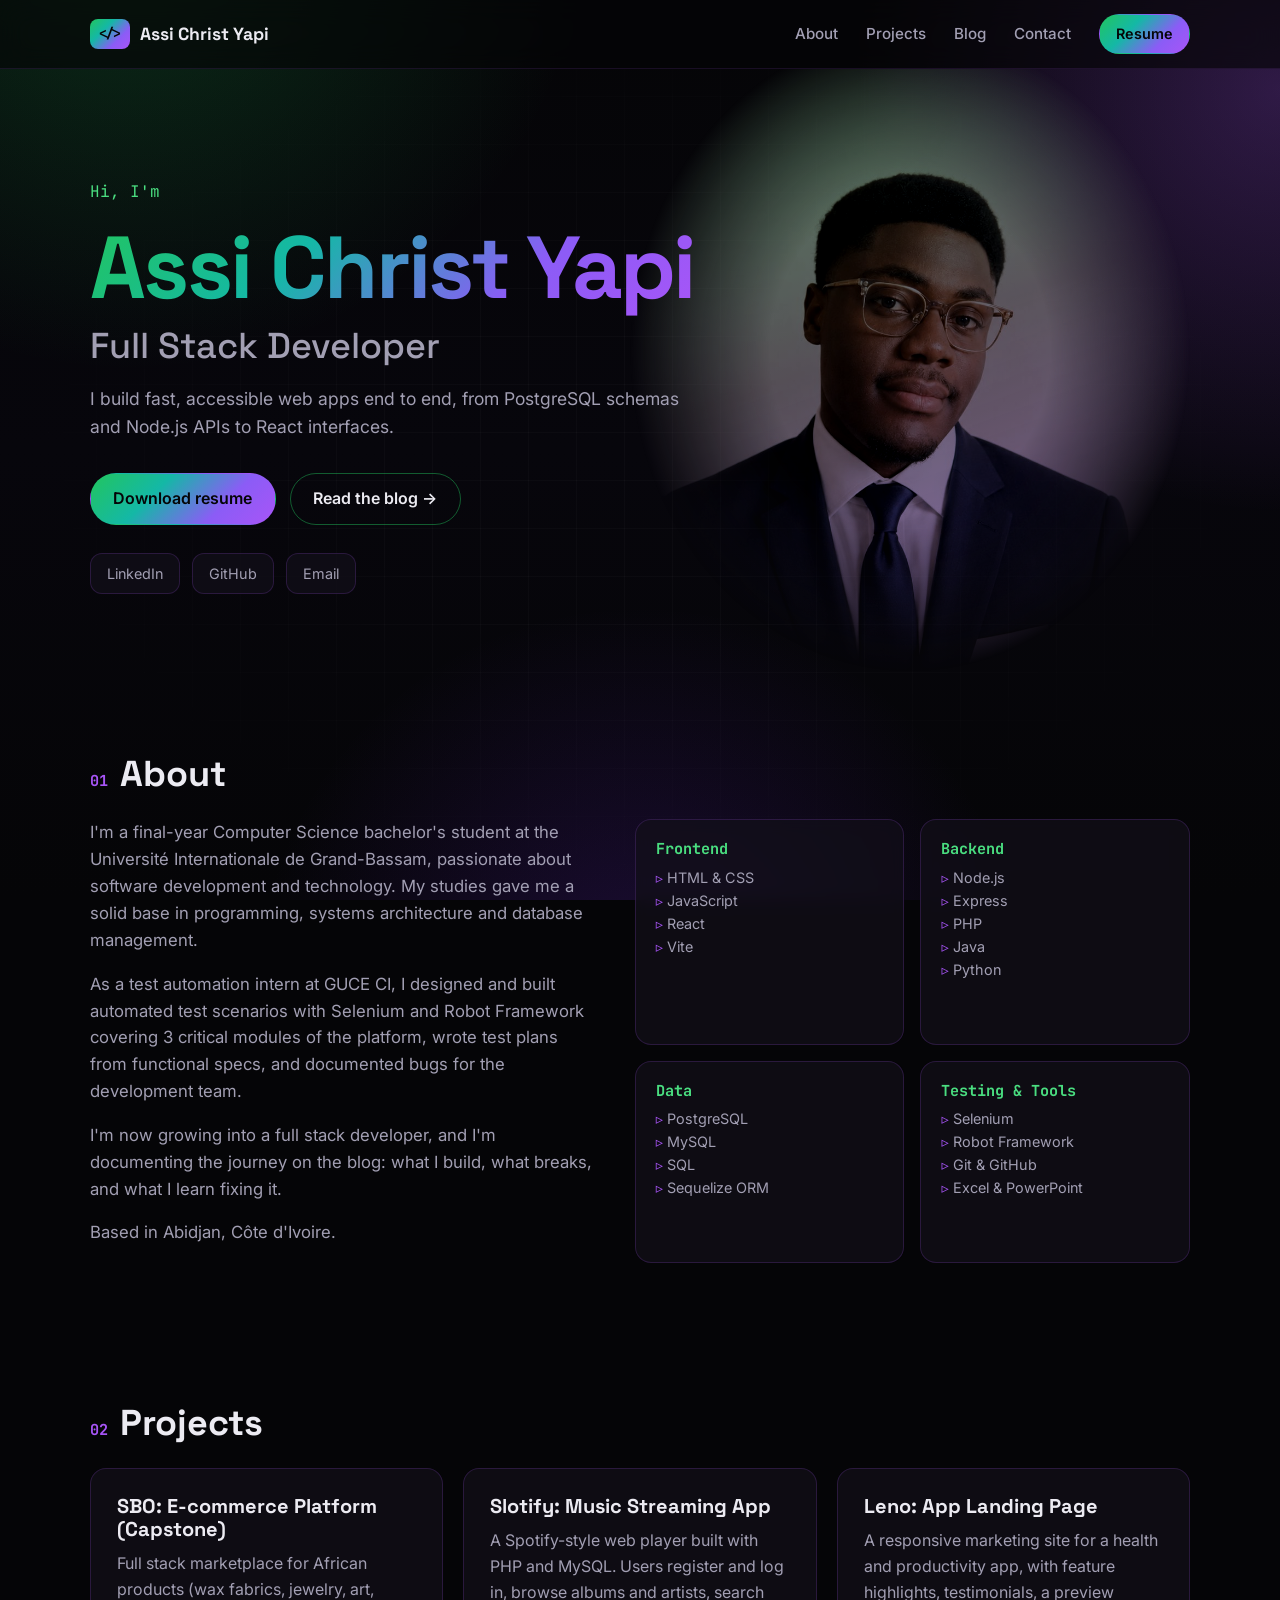
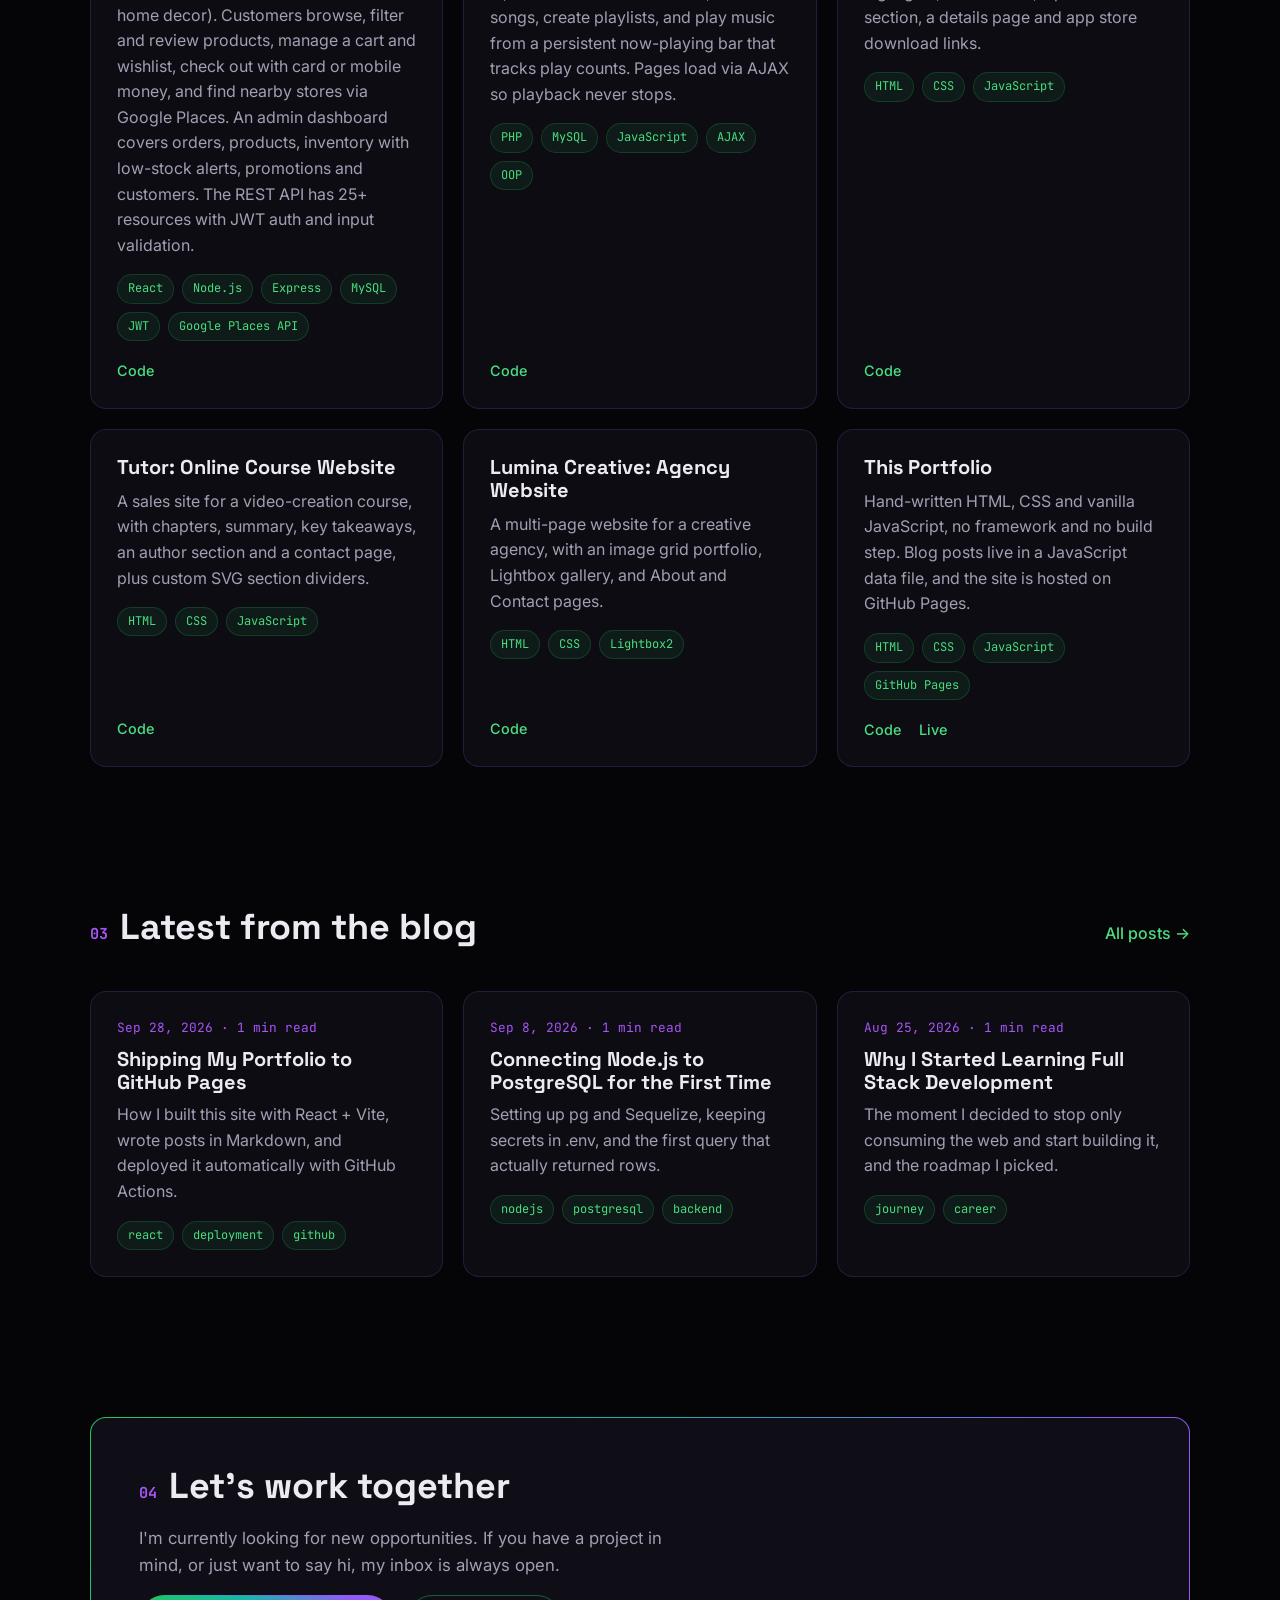
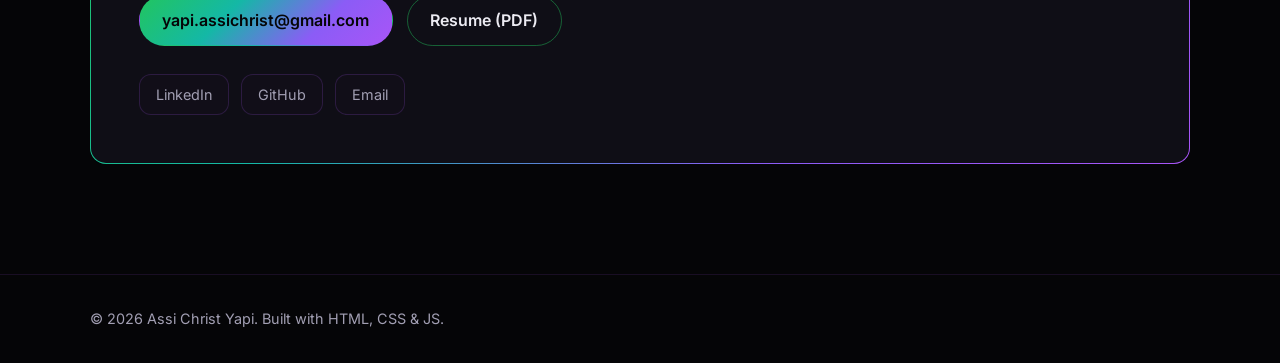
<file: index.html>
<!DOCTYPE html>
<html lang="en">
<head>
    <meta charset="UTF-8">
    <meta name="viewport" content="width=device-width, initial-scale=1.0">
    <meta name="description" content="Full stack developer portfolio and learning journal.">

    <link rel="preconnect" href="https://fonts.googleapis.com">
    <link rel="preconnect" href="https://fonts.gstatic.com" crossorigin>
    <link href="https://fonts.googleapis.com/css2?family=Space+Grotesk:wght@500;700&family=Inter:wght@400;500;600&family=JetBrains+Mono:wght@400&display=swap" rel="stylesheet">

    <link rel="stylesheet" href="css/styles.css">
    <link rel="icon" type="image/svg+xml" href="assets/favicon.svg">
    <title>Assi Christ Yapi | Full Stack Developer</title>
</head>
<body>
    <div class="bg-glow"></div>

    <header class="nav">
        <div class="container nav-inner">
            <a href="index.html" class="brand">
                <span class="brand-mark">&lt;/&gt;</span>
                Assi Christ Yapi
            </a>

            <button class="nav-toggle" aria-label="Toggle menu" aria-expanded="false">
                <span></span>
                <span></span>
                <span></span>
            </button>

            <nav class="nav-links">
                <a href="index.html#about">About</a>
                <a href="index.html#projects">Projects</a>
                <a href="blog.html">Blog</a>
                <a href="index.html#contact">Contact</a>
                <a href="assets/resume.pdf" class="btn btn-small" download>Resume</a>
            </nav>
        </div>
    </header>

    <main>
        <section class="hero container">
            <div class="hero-photo" style="background-image: url('assets/profile.jpeg');" aria-hidden="true"></div>
            <p class="eyebrow">Hi, I'm</p>
            <h1><span class="gradient-text">Assi Christ Yapi</span></h1>
            <h2 class="hero-role">Full Stack Developer</h2>
            <p class="hero-tagline">I build fast, accessible web apps end to end, from PostgreSQL schemas and Node.js APIs to React interfaces.</p>

            <div class="hero-actions">
                <a class="btn" href="assets/resume.pdf" download>Download resume</a>
                <a class="btn btn-ghost" href="blog.html">Read the blog →</a>
            </div>

            <div class="socials">
                <a href="https://www.linkedin.com/in/assi-christ-yapi-3078a72ab/" target="_blank" rel="noopener noreferrer">LinkedIn</a>
                <a href="https://github.com/YapsonneChrist07" target="_blank" rel="noopener noreferrer">GitHub</a>
                <a href="mailto:yapi.assichrist@gmail.com">Email</a>
            </div>
        </section>

        <section id="about" class="section container">
            <h2 class="section-title"><span class="num">01</span> About</h2>
            <div class="about-grid">
                <div class="about-text">
                    <p>I'm a final-year Computer Science bachelor's student at the Université Internationale de Grand-Bassam, passionate about software development and technology. My studies gave me a solid base in programming, systems architecture and database management.</p>
                    <p>As a test automation intern at GUCE CI, I designed and built automated test scenarios with Selenium and Robot Framework covering 3 critical modules of the platform, wrote test plans from functional specs, and documented bugs for the development team.</p>
                    <p>I'm now growing into a full stack developer, and I'm documenting the journey on the blog: what I build, what breaks, and what I learn fixing it.</p>
                    <p class="muted">Based in Abidjan, Côte d'Ivoire.</p>
                </div>
                <div class="skills" id="skills-list"></div>
            </div>
        </section>

        <section id="projects" class="section container">
            <h2 class="section-title"><span class="num">02</span> Projects</h2>
            <div class="grid" id="projects-grid"></div>
        </section>

        <section class="section container">
            <div class="section-head">
                <h2 class="section-title"><span class="num">03</span> Latest from the blog</h2>
                <a href="blog.html" class="link-arrow">All posts →</a>
            </div>

            <div class="grid" id="latest-posts"></div>
        </section>

        <section id="contact" class="section container">
            <div class="card contact">
                <h2 class="section-title"><span class="num">04</span> Let's work together</h2>
                <p class="contact-text">I'm currently looking for new opportunities. If you have a project in mind, or just want to say hi, my inbox is always open.</p>
                <div class="hero-actions">
                    <a href="mailto:yapi.assichrist@gmail.com" class="btn">yapi.assichrist@gmail.com</a>
                    <a href="assets/resume.pdf" class="btn btn-ghost" download>Resume (PDF)</a>
                </div>
                <div class="socials">
                    <a href="https://www.linkedin.com/in/assi-christ-yapi-3078a72ab/" target="_blank" rel="noopener noreferrer">LinkedIn</a>
                    <a href="https://github.com/YapsonneChrist07" target="_blank" rel="noopener noreferrer">GitHub</a>
                    <a href="mailto:yapi.assichrist@gmail.com">Email</a>
                </div>
            </div>
        </section>
    </main>

    <footer class="footer">
        <div class="container footer-inner">
            <p>&copy; 2026 Assi Christ Yapi. Built with HTML, CSS &amp; JS.</p>
        </div>
    </footer>

    <script src="js/data.js"></script>
    <script src="js/main.js"></script>
    <script src="js/home.js"></script>
</body>
</html>
</file>
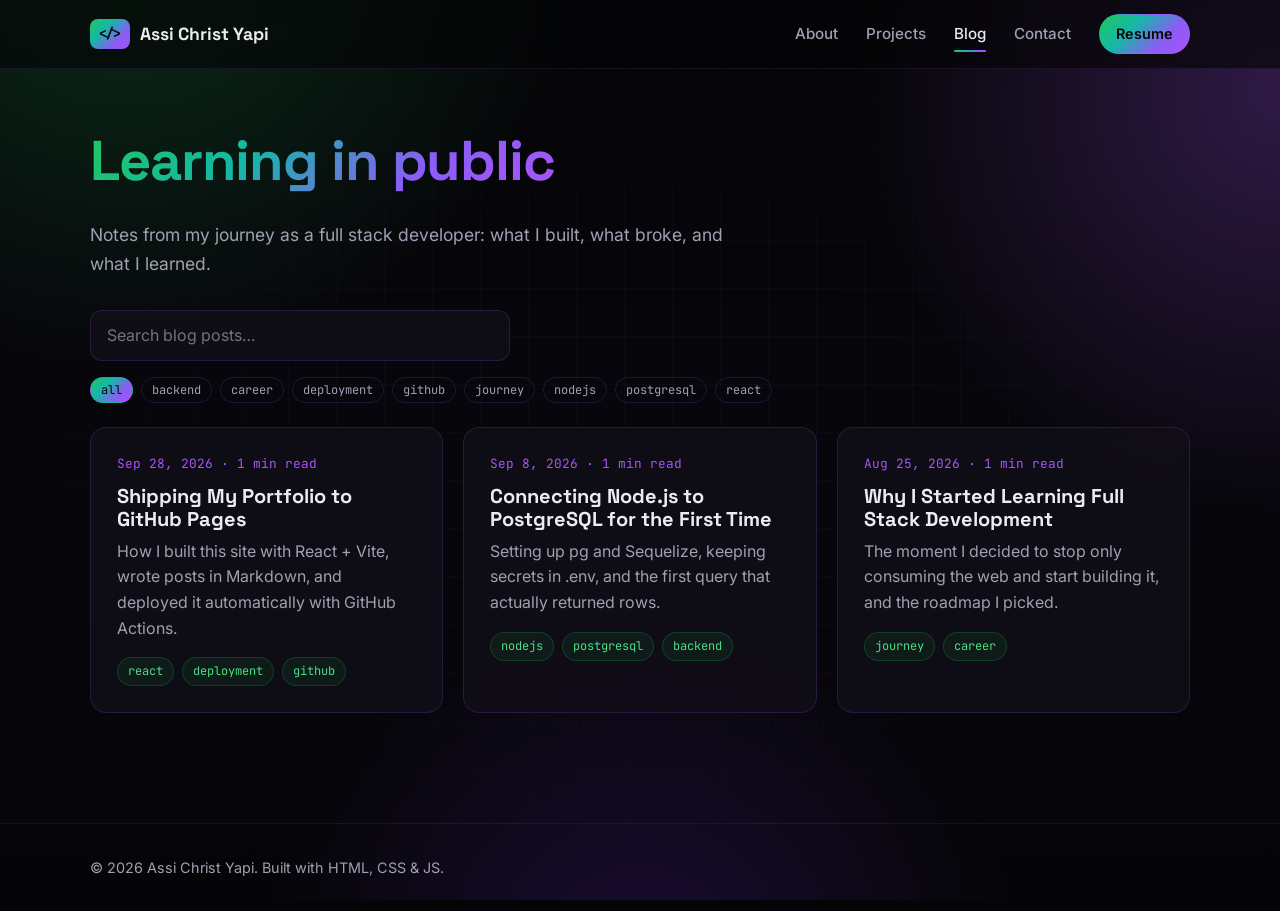
<file: blog.html>
<!DOCTYPE html>
<html lang="en">
<head>
    <meta charset="UTF-8">
    <meta name="viewport" content="width=device-width, initial-scale=1.0">
    <meta name="description" content="Full stack developer portfolio and learning journal.">

    <link rel="preconnect" href="https://fonts.googleapis.com">
    <link rel="preconnect" href="https://fonts.gstatic.com" crossorigin>
    <link href="https://fonts.googleapis.com/css2?family=Space+Grotesk:wght@500;700&family=Inter:wght@400;500;600&family=JetBrains+Mono:wght@400&display=swap" rel="stylesheet">

    <link rel="stylesheet" href="css/styles.css">
    <link rel="icon" type="image/svg+xml" href="assets/favicon.svg">
    <title>Blog | Assi Christ Yapi</title>
</head>
<body>
    <div class="bg-glow"></div>

    <header class="nav">
        <div class="container nav-inner">
            <a href="index.html" class="brand">
                <span class="brand-mark">&lt;/&gt;</span>
                Assi Christ Yapi
            </a>

            <button class="nav-toggle" aria-label="Toggle menu" aria-expanded="false">
                <span></span>
                <span></span>
                <span></span>
            </button>

            <nav class="nav-links">
                <a href="index.html#about">About</a>
                <a href="index.html#projects">Projects</a>
                <a href="blog.html" class="active" aria-current="page">Blog</a>
                <a href="index.html#contact">Contact</a>
                <a href="assets/resume.pdf" class="btn btn-small" download>Resume</a>
            </nav>
        </div>
    </header>

    <main>
        <section class="section container page-top">
            <h1 class="page-title"><span class="gradient-text">Learning in public</span></h1>
            <p class="lead">Notes from my journey as a full stack developer: what I built, what broke, and what I learned.</p>

            <div class="blog-controls">
                <input type="search" id="blog-search" placeholder="Search blog posts…" aria-label="Search blog posts">
                <div class="tags" id="tag-filters"></div>
            </div>

            <div class="grid" id="posts-list"></div>

            <p class="muted" id="no-results" hidden>No posts match that search.</p>
        </section>
    </main>

    <footer class="footer">
        <div class="container footer-inner">
            <p>&copy; 2026 Assi Christ Yapi. Built with HTML, CSS &amp; JS.</p>
        </div>
    </footer>

    <script src="js/data.js"></script>
    <script src="js/main.js"></script>
    <script src="js/blog.js"></script>
</body>
</html>
</file>
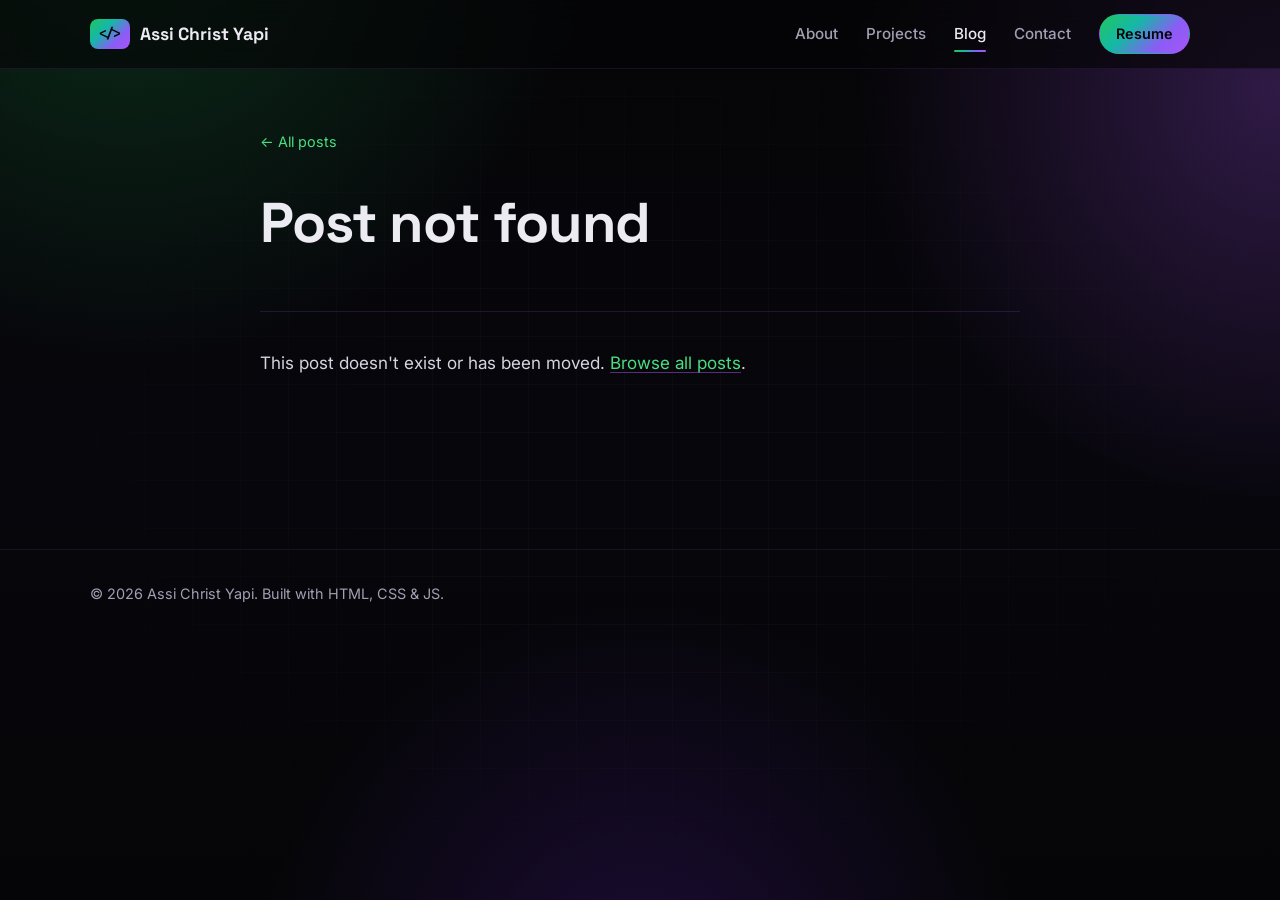
<file: post.html>
<!DOCTYPE html>
<html lang="en">
<head>
    <meta charset="UTF-8">
    <meta name="viewport" content="width=device-width, initial-scale=1.0">
    <meta name="description" content="Full stack developer portfolio and learning journal.">

    <link rel="preconnect" href="https://fonts.googleapis.com">
    <link rel="preconnect" href="https://fonts.gstatic.com" crossorigin>
    <link href="https://fonts.googleapis.com/css2?family=Space+Grotesk:wght@500;700&family=Inter:wght@400;500;600&family=JetBrains+Mono:wght@400&display=swap" rel="stylesheet">

    <link rel="stylesheet" href="css/styles.css">
    <link rel="icon" type="image/svg+xml" href="assets/favicon.svg">
    <title>Post | Assi Christ Yapi</title>
</head>
<body>
    <div class="bg-glow"></div>

    <header class="nav">
        <div class="container nav-inner">
            <a href="index.html" class="brand">
                <span class="brand-mark">&lt;/&gt;</span>
                Assi Christ Yapi
            </a>

            <button class="nav-toggle" aria-label="Toggle menu" aria-expanded="false">
                <span></span>
                <span></span>
                <span></span>
            </button>

            <nav class="nav-links">
                <a href="index.html#about">About</a>
                <a href="index.html#projects">Projects</a>
                <a href="blog.html" class="active" aria-current="page">Blog</a>
                <a href="index.html#contact">Contact</a>
                <a href="assets/resume.pdf" class="btn btn-small" download>Resume</a>
            </nav>
        </div>
    </header>

    <main>
        <article class="section container page-top post">
            <a href="blog.html" class="back">← All posts</a>

            <header>
                <div class="meta" id="post-meta"></div>
                <h1 class="page-title" id="post-title">Post not found</h1>
                <div class="tags" id="post-tags"></div>
            </header>

            <div class="prose" id="post-content"></div>
            <nav class="post-nav" id="post-nav"></nav>
        </article>
    </main>

    <footer class="footer">
        <div class="container footer-inner">
            <p>&copy; 2026 Assi Christ Yapi. Built with HTML, CSS &amp; JS.</p>
        </div>
    </footer>

    <script src="js/data.js"></script>
    <script src="js/main.js"></script>
    <script src="js/post.js"></script>
</body>
</html>
</file>
<file: css/styles.css>
:root {
    --black: #050507;
    --surface: rgba(18, 16, 26, .72);
    --surface-solid: #0f0e16;
    --border: rgba(168, 85, 247, .18);
    --border-strong: rgba(34, 197, 94, .45);
    --text: #ecebf2;
    --muted: #a29fb3;
    --green: #22c55e;
    --green-soft: #4ade80;
    --purple: #a855f7;
    --purple-deep: #6d28d9;
    --radius: 16px;

    --gradient: linear-gradient(135deg, #22c55e 0%, #14b8a6 35%, #8b5cf6 70%, #a855f7 100%);
    --gradient-soft: linear-gradient(135deg, rgba(34, 197, 94, .14), rgba(168, 85, 247, .14));

    --font-body: 'Inter', system-ui, sans-serif;
    --font-head: 'Space Grotesk', system-ui, sans-serif;
    --font-mono: 'JetBrains Mono', monospace;
}

*,
*::before,
*::after {
    box-sizing: border-box;
}

html {
    scroll-behavior: smooth;
}

body {
    margin: 0;
    background: var(--black);
    color: var(--text);
    font-family: var(--font-body);
    line-height: 1.6;
    -webkit-font-smoothing: antialiased;
}

h1, h2, h3 {
    font-family: var(--font-head);
    line-height: 1.15;
    margin: 0 0 .5em;
}

a {
    color: inherit;
    text-decoration: none;
}

img {
    max-width: 100%;
    display: block;
}

.bg-glow {
    position: fixed;
    inset: 0;
    z-index: -1;
    pointer-events: none;
    background:
        radial-gradient(60vw 60vw at 10% -10%, rgba(34, 197, 94, .22), transparent 60%),
        radial-gradient(55vw 55vw at 100% 10%, rgba(168, 85, 247, .26), transparent 60%),
        radial-gradient(50vw 50vw at 50% 110%, rgba(109, 40, 217, .22), transparent 60%),
        linear-gradient(180deg, #050507 0%, #07060c 50%, #050507 100%);
    animation: drift 18s ease-in-out infinite alternate;
}

@keyframes drift {
    from {
        filter: hue-rotate(0deg);
        transform: scale(1);
    }
    to {
        filter: hue-rotate(-12deg);
        transform: scale(1.06);
    }
}

.bg-glow::after {
    content: "";
    position: absolute;
    inset: 0;
    background-image:
        linear-gradient(rgba(255, 255, 255, .025) 1px, transparent 1px),
        linear-gradient(90deg, rgba(255, 255, 255, .025) 1px, transparent 1px);
    background-size: 48px 48px;
    mask-image: radial-gradient(ellipse at center, black 30%, transparent 75%);
}

@media (prefers-reduced-motion: reduce) {
    .bg-glow {
        animation: none;
    }
}

.container {
    width: min(1100px, 100% - 2.5rem);
    margin-inline: auto;
}

.gradient-text {
    background: var(--gradient);
    -webkit-background-clip: text;
    background-clip: text;
    color: transparent;
}

.muted {
    color: var(--muted);
}

.btn {
    display: inline-block;
    padding: .75rem 1.4rem;
    border-radius: 999px;
    background: var(--gradient);
    color: var(--black);
    font-weight: 600;
    border: 1px solid transparent;
    transition: transform .2s ease, box-shadow .2s ease;
}

.btn:hover {
    transform: translateY(-2px);
    box-shadow: 0 8px 24px rgba(168, 85, 247, .35);
}

.btn-ghost {
    background: transparent;
    color: var(--text);
    border-color: var(--border-strong);
}

.btn-ghost:hover {
    border-color: var(--green);
}

.btn-small {
    padding: .45rem 1rem;
    font-size: .9rem;
}

.nav {
    position: sticky;
    top: 0;
    z-index: 10;
    backdrop-filter: blur(14px);
    background: rgba(5, 5, 7, .65);
    border-bottom: 1px solid rgba(168, 85, 247, .12);
}

.nav-inner {
    display: flex;
    align-items: center;
    justify-content: space-between;
    height: 68px;
}

.brand {
    display: flex;
    align-items: center;
    gap: 10px;
    font-family: var(--font-head);
    font-weight: 700;
    font-size: 1.1rem;
}

.brand-mark {
    font-family: var(--font-mono);
    font-size: .85rem;
    padding: 4px 8px;
    border-radius: 8px;
    background: var(--gradient);
    color: var(--black);
}

.nav-links {
    display: flex;
    align-items: center;
    gap: 28px;
}

.nav-links > a:not(.btn) {
    position: relative;
    color: var(--muted);
    font-size: .95rem;
    font-weight: 500;
    transition: color .2s ease;
}

.nav-links > a:not(.btn):hover,
.nav-links > a.active {
    color: var(--text);
}

.nav-links > a.active::after {
    content: "";
    position: absolute;
    left: 0;
    right: 0;
    bottom: -6px;
    height: 2px;
    border-radius: 2px;
    background: var(--gradient);
}

.nav-toggle {
    display: none;
    flex-direction: column;
    gap: 5px;
    padding: 8px;
    background: none;
    border: 0;
    cursor: pointer;
}

.nav-toggle span {
    display: block;
    width: 22px;
    height: 2px;
    border-radius: 2px;
    background: var(--text);
}

@media (max-width: 760px) {
    .nav-toggle {
        display: flex;
    }

    .nav-links {
        display: none;
        position: absolute;
        top: 68px;
        left: 0;
        right: 0;
        flex-direction: column;
        align-items: flex-start;
        gap: 18px;
        padding: 20px;
        background: var(--surface-solid);
        border-bottom: 1px solid var(--border);
    }

    .nav-links.open {
        display: flex;
    }
}

.hero {
    position: relative;
    isolation: isolate;
    padding-top: 110px;
    padding-bottom: 90px;
}

.hero-photo {
    position: absolute;
    z-index: -1;
    top: 0;
    right: 0;
    bottom: 0;
    width: min(52%, 560px);
    background-size: cover;
    background-position: center 20%;
    filter: grayscale(.1) contrast(1.1) brightness(.72);
    -webkit-mask-image: radial-gradient(ellipse 50% 52% at 50% 46%, #000 50%, transparent 100%);
    mask-image: radial-gradient(ellipse 50% 52% at 50% 46%, #000 50%, transparent 100%);
}

.hero-photo::after {
    content: "";
    position: absolute;
    inset: 0;
    background: linear-gradient(160deg, rgba(34, 197, 94, .55), rgba(40, 30, 60, .55) 45%, rgba(168, 85, 247, .65));
    mix-blend-mode: multiply;
}

@media (max-width: 860px) {
    .hero-photo {
        width: 100%;
        opacity: .28;
        -webkit-mask-image: linear-gradient(to top, transparent 0%, #000 60%);
        mask-image: linear-gradient(to top, transparent 0%, #000 60%);
    }
}

.eyebrow {
    margin: 0 0 12px;
    font-family: var(--font-mono);
    color: var(--green-soft);
}

.hero h1 {
    margin-bottom: 8px;
    font-size: clamp(44px, 8vw, 88px);
    letter-spacing: -.03em;
}

.hero-role {
    font-size: clamp(22px, 3.5vw, 36px);
    font-weight: 500;
    color: var(--muted);
}

.hero-tagline {
    max-width: 620px;
    margin: 0 0 32px;
    font-size: 1.1rem;
    color: var(--muted);
}

.hero-actions {
    display: flex;
    flex-wrap: wrap;
    gap: 14px;
    margin-bottom: 28px;
}

.socials {
    display: flex;
    flex-wrap: wrap;
    gap: 12px;
}

.socials a {
    padding: .5rem 1rem;
    border: 1px solid var(--border);
    border-radius: 12px;
    background: var(--surface);
    color: var(--muted);
    font-size: .9rem;
    transition: color .2s ease, border-color .2s ease, transform .2s ease;
}

.socials a:hover {
    color: var(--green-soft);
    border-color: var(--border-strong);
    transform: translateY(-2px);
}

.section {
    padding-top: 70px;
    padding-bottom: 70px;
}

.page-top {
    padding-top: 60px;
}

.section-title {
    display: flex;
    align-items: baseline;
    gap: 12px;
    font-size: clamp(26px, 4vw, 36px);
}

.section-title .num {
    font-family: var(--font-mono);
    font-size: .95rem;
    color: var(--purple);
}

.section-head {
    display: flex;
    flex-wrap: wrap;
    align-items: baseline;
    justify-content: space-between;
    gap: 12px;
    margin-bottom: 12px;
}

.link-arrow {
    color: var(--green-soft);
    font-weight: 500;
    transition: color .2s ease;
}

.link-arrow:hover {
    color: var(--text);
}

.page-title {
    font-size: clamp(34px, 6vw, 56px);
    letter-spacing: -.02em;
}

.lead {
    max-width: 640px;
    margin: 0 0 32px;
    font-size: 1.1rem;
    color: var(--muted);
}

.about-grid {
    display: grid;
    grid-template-columns: 1fr 1.1fr;
    gap: 40px;
    margin-top: 24px;
}

.about-text p {
    margin-top: 0;
    font-size: 1.05rem;
    color: var(--muted);
}

.skills {
    display: grid;
    grid-template-columns: 1fr 1fr;
    gap: 16px;
}

@media (max-width: 860px) {
    .about-grid {
        grid-template-columns: 1fr;
    }
}

@media (max-width: 480px) {
    .skills {
        grid-template-columns: 1fr;
    }
}

.grid {
    display: grid;
    grid-template-columns: repeat(auto-fill, minmax(300px, 1fr));
    gap: 20px;
    margin-top: 24px;
}

.card {
    display: block;
    position: relative;
    padding: 26px;
    border: 1px solid var(--border);
    border-radius: var(--radius);
    background: var(--surface);
    backdrop-filter: blur(8px);
    transition: transform .25s ease, border-color .25s ease, box-shadow .25s ease;
}

a.card:hover,
.card.project:hover {
    transform: translateY(-4px);
    border-color: var(--border-strong);
    box-shadow: 0 20px 40px -24px rgba(34, 197, 94, .5), 0 0 0 1px rgba(168, 85, 247, .15);
}

.card h3 {
    font-size: 1.25rem;
}

.card p {
    margin: 0 0 16px;
    color: var(--muted);
}

.tags {
    display: flex;
    flex-wrap: wrap;
    gap: 8px;
}

.tag {
    padding: 4px 10px;
    border: 1px solid rgba(34, 197, 94, .2);
    border-radius: 999px;
    background: rgba(34, 197, 94, .08);
    color: var(--green-soft);
    font-family: var(--font-mono);
    font-size: .75rem;
}

.tag-btn {
    border-color: var(--border);
    background: transparent;
    color: var(--muted);
    cursor: pointer;
}

.tag-btn:hover,
.tag-btn.active {
    border-color: transparent;
    background: var(--gradient);
    color: var(--black);
}

.meta {
    display: flex;
    gap: 8px;
    margin-bottom: 10px;
    color: var(--purple);
    font-family: var(--font-mono);
    font-size: .8rem;
}

.post-card h3 {
    margin-bottom: 8px;
}

.project {
    display: flex;
    flex-direction: column;
}

.project .tags {
    margin-bottom: 18px;
}

.project-links {
    display: flex;
    gap: 18px;
    margin-top: auto;
}

.project-links a {
    color: var(--green-soft);
    font-size: .9rem;
    font-weight: 500;
}

.project-links a:hover {
    color: var(--text);
}

.skill-group {
    padding: 20px;
}

.skill-group h3 {
    color: var(--green-soft);
    font-family: var(--font-mono);
    font-size: .95rem;
}

.skill-group ul {
    margin: 0;
    padding: 0;
    list-style: none;
    color: var(--muted);
    font-size: .9rem;
}

.skill-group li::before {
    content: "▹ ";
    color: var(--purple);
}

.contact {
    padding: 48px;
    border: 1px solid transparent;
    background:
        linear-gradient(var(--surface-solid), var(--surface-solid)) padding-box,
        var(--gradient) border-box;
}

.contact-text {
    max-width: 560px;
    margin-bottom: 28px;
    font-size: 1.05rem;
}

@media (max-width: 600px) {
    .contact {
        padding: 28px;
    }
}

.blog-controls {
    display: flex;
    flex-direction: column;
    gap: 16px;
    margin-bottom: 8px;
}

.blog-controls input {
    width: 100%;
    max-width: 420px;
    padding: 12px 16px;
    border: 1px solid var(--border);
    border-radius: 12px;
    background: var(--surface);
    color: var(--text);
    font: inherit;
}

.blog-controls input:focus {
    outline: none;
    border-color: var(--border-strong);
    box-shadow: 0 0 0 3px rgba(34, 197, 94, .15);
}

.post {
    max-width: 760px;
}

.back {
    display: inline-block;
    margin-bottom: 28px;
    color: var(--green-soft);
    font-size: .9rem;
}

.back:hover {
    color: var(--text);
}

.post header {
    margin-bottom: 36px;
    padding-bottom: 28px;
    border-bottom: 1px solid var(--border);
}

.prose {
    font-size: 1.07rem;
    line-height: 1.8;
}

.prose h2 {
    margin-top: 2em;
    font-size: 1.6rem;
}

.prose h3 {
    margin-top: 1.6em;
    font-size: 1.25rem;
}

.prose p,
.prose ul,
.prose ol {
    color: #d6d4e0;
}

.prose li {
    margin: .3em 0;
}

.prose li::marker {
    color: var(--green);
}

.prose a {
    color: var(--green-soft);
    text-decoration: underline;
    text-decoration-color: rgba(168, 85, 247, .5);
    text-underline-offset: 3px;
}

.prose blockquote {
    margin: 1.6em 0;
    padding: 4px 20px;
    border-left: 3px solid var(--purple);
    border-radius: 0 12px 12px 0;
    background: var(--gradient-soft);
    color: var(--muted);
}

.prose code {
    padding: 2px 6px;
    border-radius: 6px;
    background: rgba(168, 85, 247, .14);
    color: #e9d5ff;
    font-family: var(--font-mono);
    font-size: .88em;
}

.prose pre {
    padding: 20px;
    overflow-x: auto;
    border: 1px solid var(--border);
    border-radius: 12px;
    background: #0b0a12;
}

.prose pre code {
    padding: 0;
    background: none;
    color: #bbf7d0;
    font-size: .9rem;
    line-height: 1.6;
}

.post-nav {
    display: grid;
    grid-template-columns: 1fr 1fr;
    gap: 16px;
    margin-top: 60px;
}

.post-nav .card {
    padding: 18px 20px;
    font-weight: 500;
}

.post-nav small {
    display: block;
    margin-bottom: 4px;
    color: var(--muted);
    font-size: .75rem;
}

.post-nav .right {
    text-align: right;
}

@media (max-width: 600px) {
    .post-nav {
        grid-template-columns: 1fr;
    }
}

.footer {
    margin-top: 40px;
    padding: 32px 0;
    border-top: 1px solid rgba(168, 85, 247, .12);
}

.footer-inner {
    display: flex;
    flex-wrap: wrap;
    align-items: center;
    justify-content: space-between;
    gap: 16px;
}

.footer p {
    margin: 0;
    color: var(--muted);
    font-size: .9rem;
}
</file>
